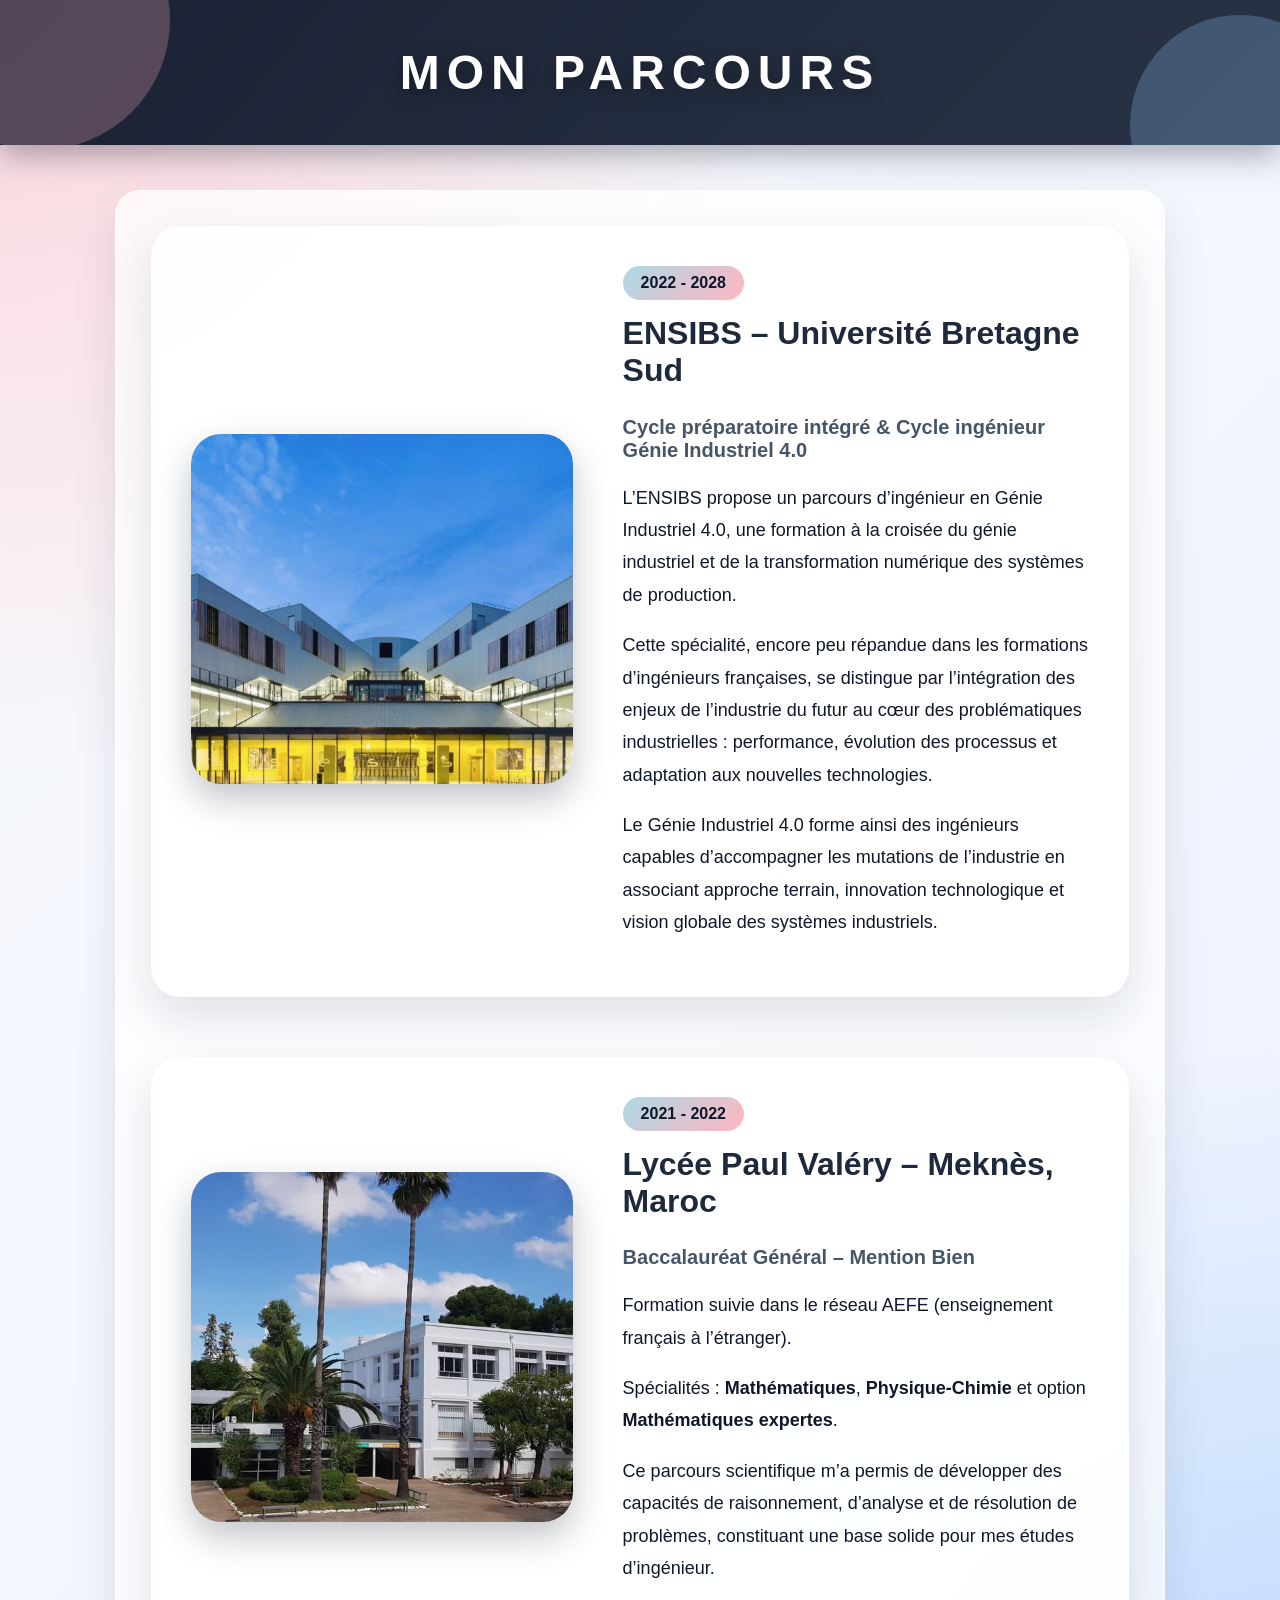
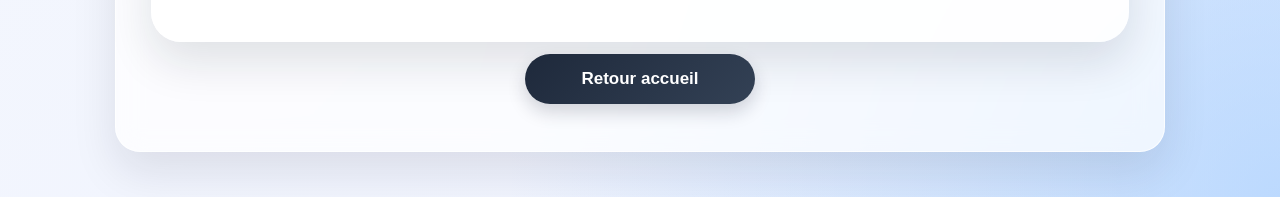
<file: competences.html>
<!DOCTYPE html>
<html lang="fr">

<head>
    <meta charset="UTF-8">
    <title>Mon parcours</title>
    <link rel="stylesheet" href="style.css">

</head>

<body>


<header>

    <h1>MON PARCOURS</h1>

</header>

<div class="container-page">

  <div class="parcours-container">

    <!-- ENSIBS -->

    <section class="parcours-bloc">


        <div class="slider-parcours">

            <img id="ensibs-slider" src="ensibs.jpg" alt="ENSIBS">

        </div>

        <div class="parcours-description">

            <span class="date">
                2022 - 2028
            </span>

            <h2>
                ENSIBS – Université Bretagne Sud
            </h2>

            <h3>
                Cycle préparatoire intégré & Cycle ingénieur Génie Industriel 4.0
            </h3>

          <p>
    L’ENSIBS propose un parcours d’ingénieur en Génie Industriel 4.0,
    une formation à la croisée du génie industriel et de la transformation
    numérique des systèmes de production.
</p>

<p>
    Cette spécialité, encore peu répandue dans les formations d’ingénieurs
    françaises, se distingue par l’intégration des enjeux de l’industrie du
    futur au cœur des problématiques industrielles : performance, évolution
    des processus et adaptation aux nouvelles technologies.
</p>

<p>
    Le Génie Industriel 4.0 forme ainsi des ingénieurs capables d’accompagner
    les mutations de l’industrie en associant approche terrain, innovation
    technologique et vision globale des systèmes industriels.
</p>

        </div>

    </section>



    <!-- LYCEE -->


    <section class="parcours-bloc">


        <div class="slider-parcours">

            <img id="paul-slider" src="paulva.jpg" alt="Lycée Paul Valéry">


        </div>


        <div class="parcours-description">


            <span class="date">
                2021 - 2022
            </span>


            <h2>
                Lycée Paul Valéry – Meknès, Maroc
            </h2>



            <h3>
                Baccalauréat Général – Mention Bien
            </h3>



            <p>
                Formation suivie dans le réseau AEFE
                (enseignement français à l’étranger).
            </p>

            <p>
                Spécialités :
                <strong>Mathématiques</strong>,
                <strong>Physique-Chimie</strong>
                et option
                <strong>Mathématiques expertes</strong>.
            </p>

            <p>
                Ce parcours scientifique m’a permis de développer
                des capacités de raisonnement, d’analyse et de résolution
                de problèmes, constituant une base solide pour mes études
                d’ingénieur.
            </p>

        </div>


    </section>

</div>

    <a href="index0.html" class="button-style">
        Retour accueil
    </a>

</div>
<script src="script.js"></script>
</body>

</html>
</file>
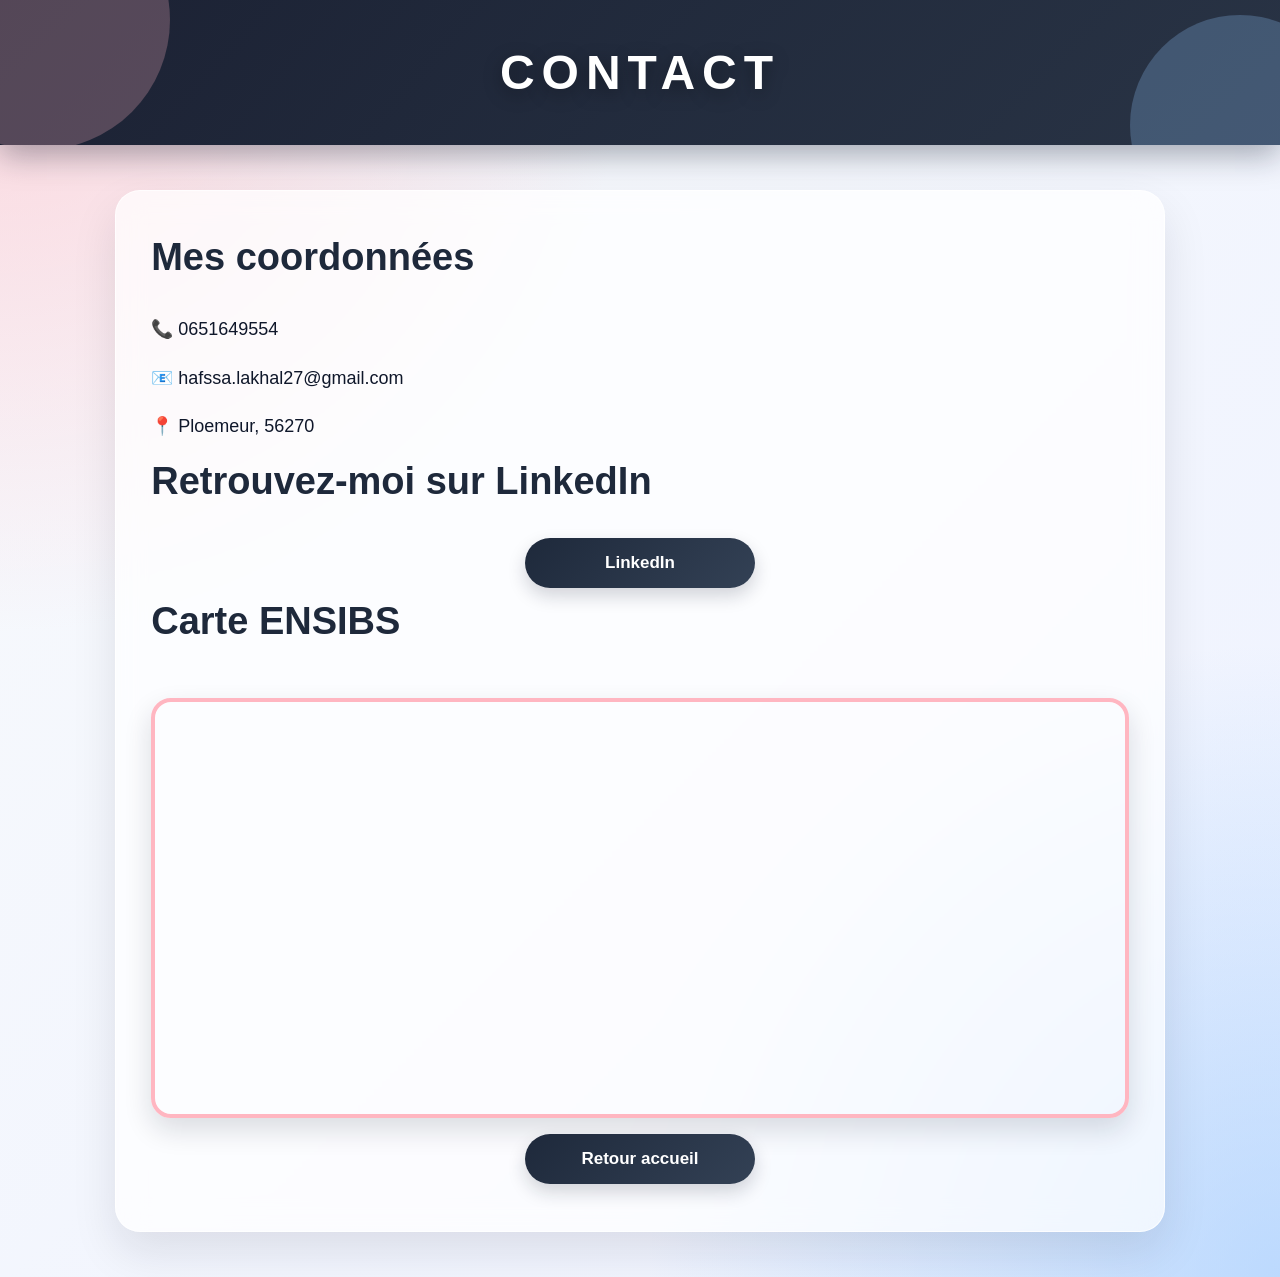
<file: contact.html>
<!DOCTYPE html>
<html lang="fr">
<head>

    <meta charset="UTF-8">

    <title>Contact</title>

    <link rel="stylesheet" href="style.css">

</head>

<body>

<header>

    <h1>CONTACT</h1>

</header>

<div class="container-page">

    <h2>Mes coordonnées</h2>

    <p>📞 0651649554</p>

    <p>📧 hafssa.lakhal27@gmail.com</p>

    <p>📍 Ploemeur, 56270</p>

    <h2>Retrouvez-moi sur LinkedIn</h2>

    <a href="https://www.linkedin.com/in/hafssa-lakhal-2320712a7/"
       target="_blank"
       class="button-style">
        LinkedIn
    </a>

 
    <h2>Carte ENSIBS</h2>

    <iframe src="https://www-ensibs.univ-ubs.fr/fr/index.html"
            class="iframe-style">
    </iframe>

    <a href="index0.html" class="button-style">
        Retour accueil
    </a>

</div>

</body>
</html>
</file>
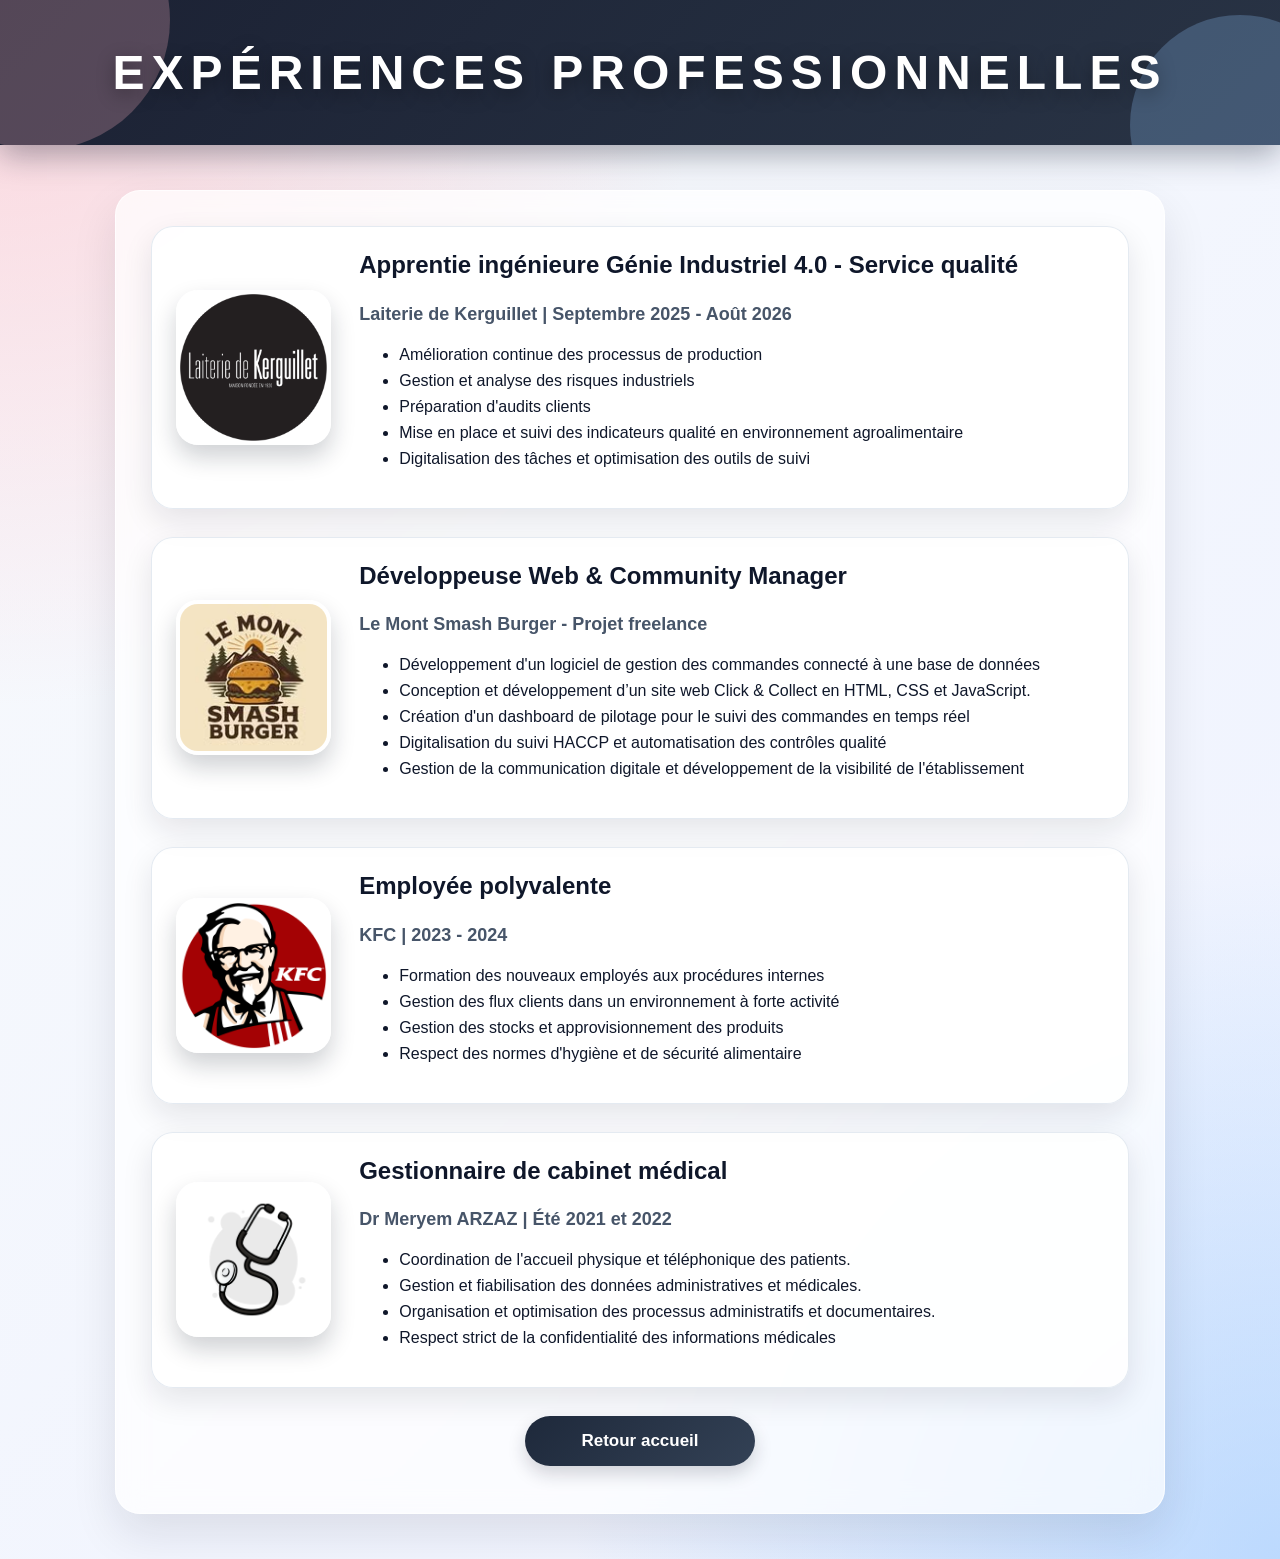
<file: experience.html>
<!DOCTYPE html>
<html lang="fr">
<head>

    <meta charset="UTF-8">

    <title>Expériences</title>

    <link rel="stylesheet" href="style.css">
</head>
<body>
<header>
    <h1>EXPÉRIENCES PROFESSIONNELLES</h1>
</header>

<div class="container-page">

    <!-- Laiterie -->
    <div class="experience-box">

        <img src="ldk.jpg" alt="Laiterie" class="logo-experience">

        <div class="experience-content">

            <h2>Apprentie ingénieure Génie Industriel 4.0 - Service qualité</h2>

            <p><strong>Laiterie de Kerguillet</strong> | Septembre 2025 - Août 2026</p>

            <ul>
                <li>Amélioration continue des processus de production</li>
                <li>Gestion et analyse des risques industriels</li>
                <li>Préparation d'audits clients</li>
                <li>Mise en place et suivi des indicateurs qualité en environnement agroalimentaire</li>
                <li>Digitalisation des tâches et optimisation des outils de suivi</li>
            </ul>
        </div>
    </div>
    <!-- Smash Burger -->
    <div class="experience-box"> 

        <img src="lmsb.jpg" alt="Le Mont Smash Burger" class="logo-experience">

        <div class="experience-content">

            <h2>Développeuse Web & Community Manager</h2>

            <p><strong>Le Mont Smash Burger - Projet freelance</strong></p>

            <ul>
                <li>Développement d'un logiciel de gestion des commandes connecté à une base de données</li>
                <li>Conception et développement d’un site web Click & Collect en HTML, CSS et JavaScript.</li>
                <li>Création d'un dashboard de pilotage pour le suivi des commandes en temps réel</li>
                <li>Digitalisation du suivi HACCP et automatisation des contrôles qualité</li>
                <li>Gestion de la communication digitale et développement de la visibilité de l'établissement</li>
            </ul>

        </div>

    </div>

    <!-- KFC -->
    <div class="experience-box">

        <img src="kfc.jpg" alt="KFC" class="logo-experience">

        <div class="experience-content">

            <h2>Employée polyvalente</h2>

            <p><strong>KFC</strong> | 2023 - 2024</p>

            <ul>
                <li>Formation des nouveaux employés aux procédures internes</li>
                <li>Gestion des flux clients dans un environnement à forte activité</li>
                <li>Gestion des stocks et approvisionnement des produits</li>
                <li>Respect des normes d'hygiène et de sécurité alimentaire</li>
            </ul>

        </div>

    </div>

    <!-- Cabinet  -->
    <div class="experience-box">

        <img src="med.jpg" alt="Cabinet médical" class="logo-experience">

        <div class="experience-content">

            <h2>Gestionnaire de cabinet médical</h2>

            <p><strong>Dr Meryem ARZAZ</strong> | Été 2021 et 2022</p>

            <ul>
                <li>Coordination de l'accueil physique et téléphonique des patients.</li>
<li>Gestion et fiabilisation des données administratives et médicales.</li>
<li>Organisation et optimisation des processus administratifs et documentaires.</li>
                <li>Respect strict de la confidentialité des informations médicales</li>
            </ul>

        </div>

    </div>

    <a href="index0.html" class="button-style">
        Retour accueil
    </a>

</div>

</body>
</html>
</file>
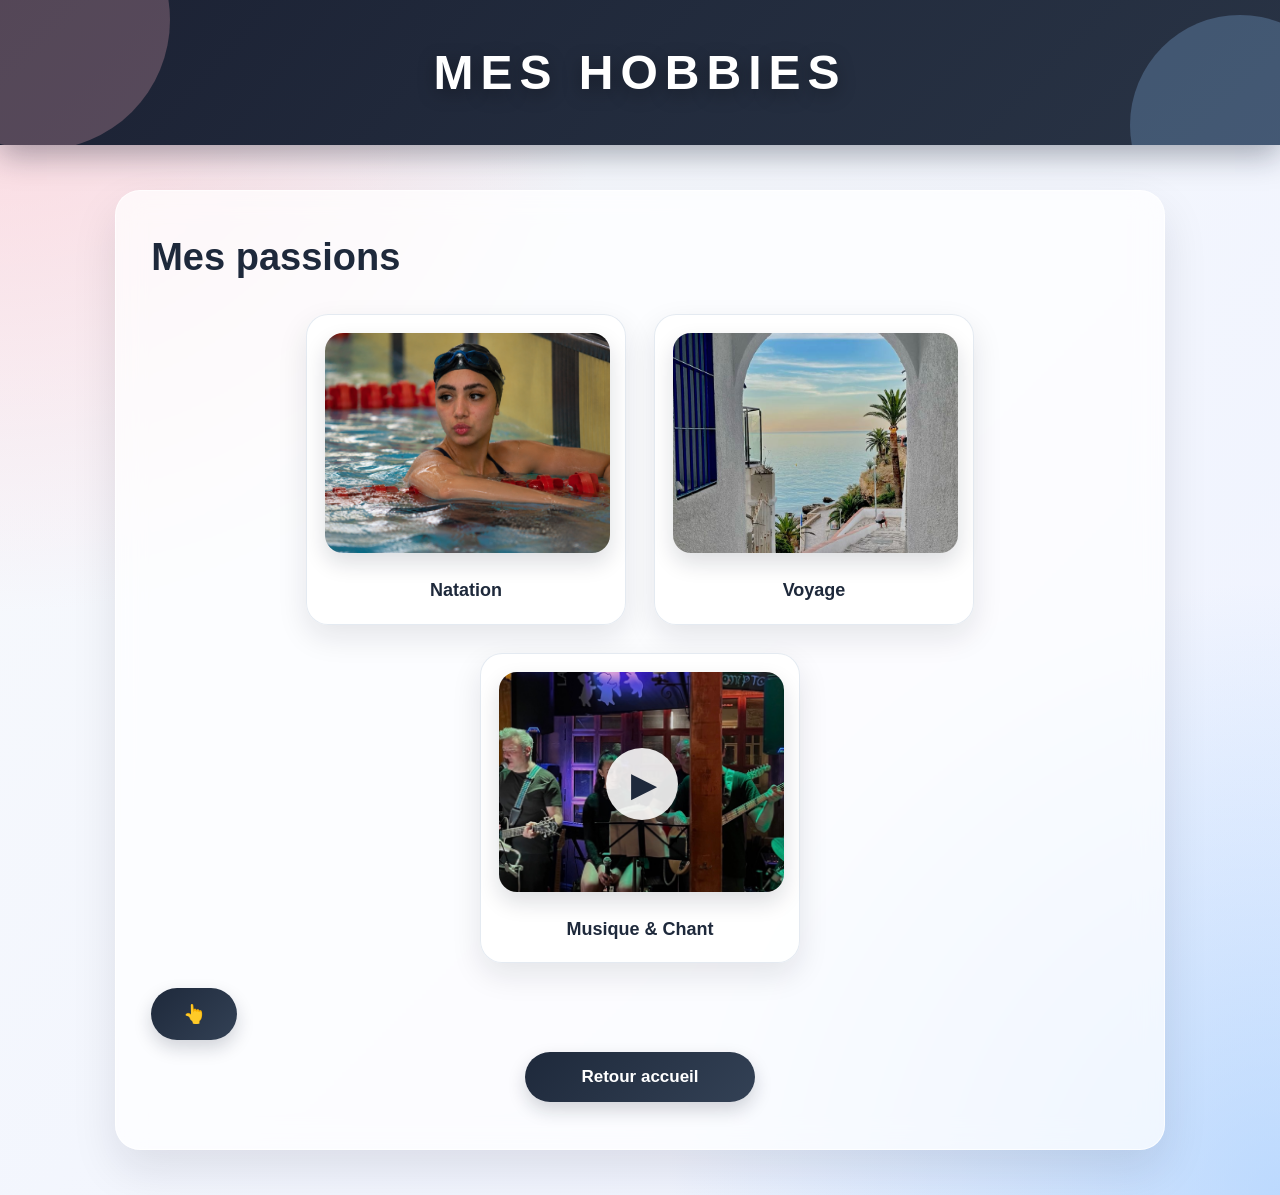
<file: hobbies.html>
<!DOCTYPE html>
<html lang="fr">
<head>

    <meta charset="UTF-8">

    <title>Mes hobbies</title>

    <link rel="stylesheet" href="style.css">

</head>

<body>

<header>

    <h1>MES HOBBIES</h1>

</header>

<div class="container-page">

    <h2>
        Mes passions
    </h2>

    <div class="galerie">

        <div class="bloc-hobby">

            <img src="natation.jpg"
                 alt="Natation"
                 class="image-hobby">

            <p>
                Natation
            </p>

        </div>

        <div class="bloc-hobby">

            <img src="voyage.jpg"
                 alt="Voyage"
                 class="image-hobby">

            <p>
                Voyage
            </p>

        </div>

        <div class="bloc-hobby">

            <div class="video-container" onclick="playVideo()">

                <img src="chant.jpg"
                     alt="Chant et performances"
                     class="image-hobby"
                     id="imgChant">

                <div class="play-icon" id="playIcon">▶</div>

                <video id="videoChant" class="video-hidden" controls>
                    <source src="chant.mp4" type="video/mp4">
                </video>

            </div>

            <p>Musique & Chant</p>

        </div>

    </div>

    <button onclick="ChangerCouleur()">
       👆
    </button>

    <a href="index0.html" class="button-style">
        Retour accueil
    </a>

</div>

<script src="script.js"></script>

</body>
</html>
</file>
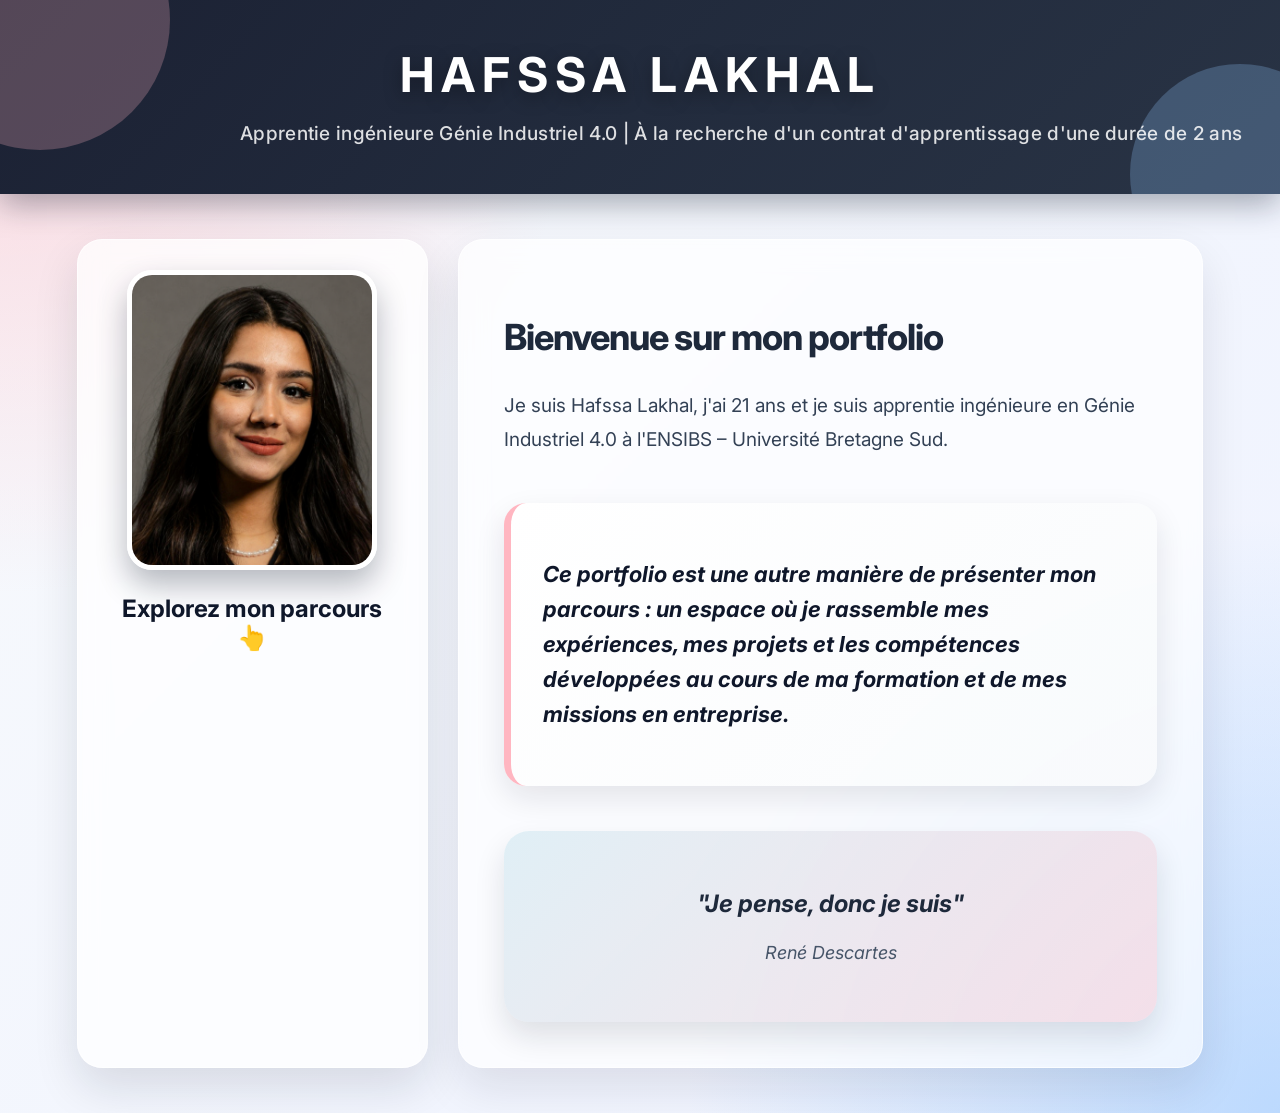
<file: index0.html>
<!DOCTYPE html>
<html lang="fr">
<head>
    <meta charset="UTF-8">
    <meta name="viewport" content="width=device-width, initial-scale=1.0">

    <title>Mon Parcours - Hafssa Lakhal</title>

    <link rel="shortcut icon" href="photohafssa.jpg">
    <link href="https://fonts.googleapis.com/css2?family=Inter:wght@400;500;600;700;800&display=swap" rel="stylesheet">
    <link rel="stylesheet" href="style.css">
</head>

<body>

<header>

    <h1>HAFSSA LAKHAL</h1>

    <p>
        Apprentie ingénieure Génie Industriel 4.0 | À la recherche d'un contrat d'apprentissage d'une durée de 2 ans
    </p>

</header>

<div class="container-principal">

    <!-- SECTION GAUCHE -->

    <div class="left-section">

        <img src="photohafssa.jpg"
             class="photo-profil"
             onclick="AfficherMenu()">

        <h2>
            Explorez mon parcours 👆
        </h2>

        <!-- MENU DÉROULANT -->
        <div id="menu-deroulant">

            <a href="competences.html" class="button-style">
                Parcours
            </a>

            <a href="experience.html" class="button-style">
                Expériences
            </a>
            
            <a href="parcours.html" class="button-style">
                Compétences
            </a>

            <a href="projet.html" class="button-style">
                Projets
            </a>

            <a href="hobbies.html" class="button-style">
                Hobbies
            </a>

            <a href="contact.html" class="button-style">
                Contact
            </a>

        </div>

    </div>
<div class="right-section">

    <h2>Bienvenue sur mon portfolio</h2>

    <p>
        Je suis Hafssa Lakhal, j'ai 21 ans et je suis apprentie ingénieure en Génie Industriel 4.0
        à l'ENSIBS – Université Bretagne Sud.
    </p>
    
    <div class="citation">

        <h3 id="texteJS">
            Ce portfolio est une autre manière de présenter mon parcours :
    un espace où je rassemble mes expériences, mes projets et les compétences
    développées au cours de ma formation et de mes missions en entreprise.
        </h3>
    </div>
    <div class="citations-philo">

    <h3 id="citationJS">
        "Je pense, donc je suis"<br>
        <span>René Descartes</span>
    </h3>

</div>

</div>

</div>
<script src="script.js"></script>

</body>
</html>
</file>
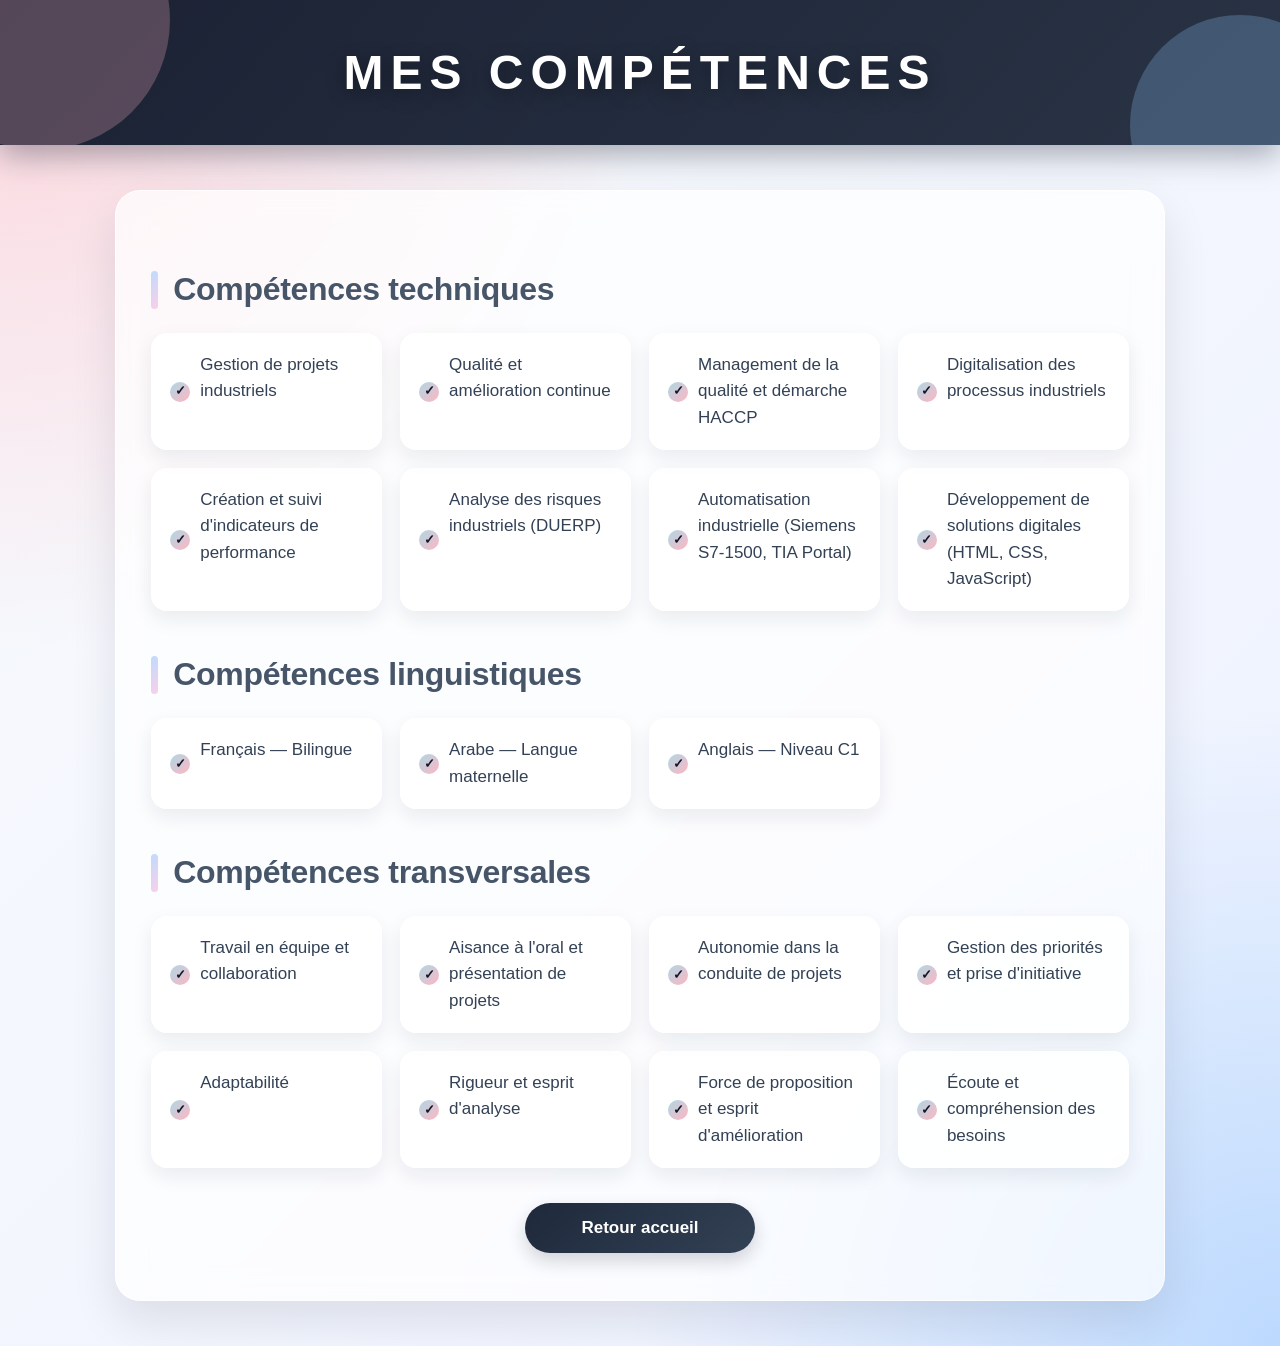
<file: parcours.html>
<!DOCTYPE html>
<html lang="fr">
<head>

    <meta charset="UTF-8">

    <title>Compétences</title>

    <link rel="stylesheet" href="style.css">

</head>

<body>

<header>
    <h1>MES COMPÉTENCES</h1>
</header>


<div class="container-page">

    <!-- COMPETENCES TECHNIQUES -->

    <h3 class="competences-titre">
        Compétences techniques
    </h3>


    <ul class="competences-liste">

        <li>Gestion de projets industriels</li>

        <li>Qualité et amélioration continue</li>

        <li>Management de la qualité et démarche HACCP</li>

        <li>Digitalisation des processus industriels</li>

        <li>Création et suivi d'indicateurs de performance</li>

        <li>Analyse des risques industriels (DUERP)</li>

        <li>Automatisation industrielle (Siemens S7-1500, TIA Portal)</li>

        <li>Développement de solutions digitales (HTML, CSS, JavaScript)</li>

    </ul>



    <!-- LANGUES -->

    <h3 class="competences-titre">
        Compétences linguistiques
    </h3>


    <ul class="competences-liste">

        <li>Français — Bilingue</li>

        <li>Arabe — Langue maternelle</li>

        <li>Anglais — Niveau C1</li>

    </ul>




    <!-- COMPETENCES TRANSVERSALES -->

    <h3 class="competences-titre">
        Compétences transversales
    </h3>


    <ul class="competences-liste">

        <li>Travail en équipe et collaboration</li>

        <li>Aisance à l'oral et présentation de projets</li>

        <li>Autonomie dans la conduite de projets</li>

        <li>Gestion des priorités et prise d'initiative</li>

        <li>Adaptabilité</li>

        <li>Rigueur et esprit d'analyse</li>

        <li>Force de proposition et esprit d'amélioration</li>

        <li>Écoute et compréhension des besoins</li>

    </ul>



    <a href="index0.html" class="button-style">
        Retour accueil
    </a>


</div>


</body>
</html>
</file>
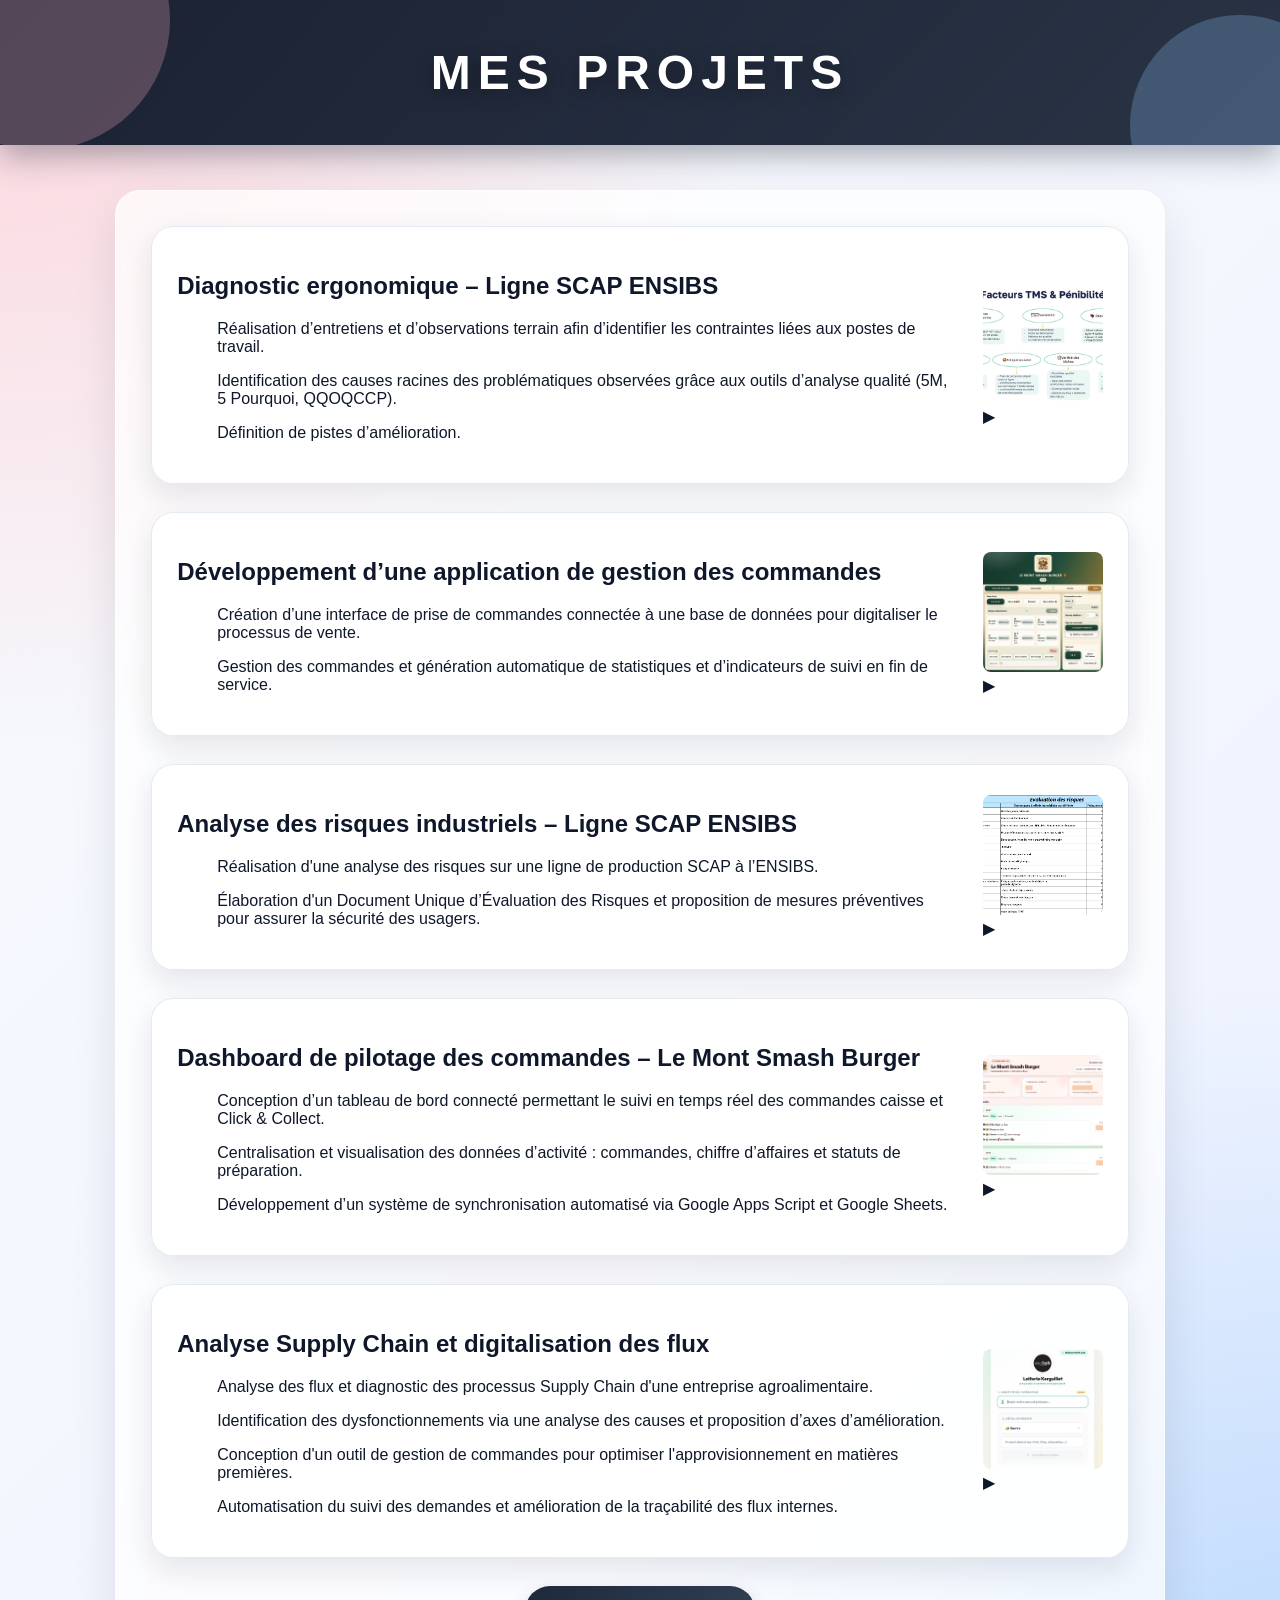
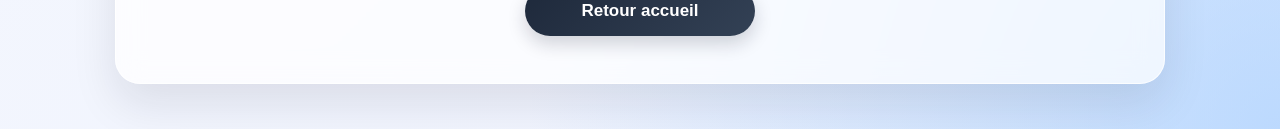
<file: projet.html>
<!DOCTYPE html>
<html lang="fr">
<head>
    <meta charset="UTF-8">
    <title>Projets</title>
    <link rel="stylesheet" href="style.css">
</head>

<body>

<header>
    <h1>MES PROJETS</h1>
</header>

<div class="container-page">

<div class="projet-box">

    <div class="projet-text">
        <h2>Diagnostic ergonomique – Ligne SCAP ENSIBS</h2>

        <ul>
            Réalisation d’entretiens et d’observations terrain afin d’identifier les contraintes liées aux postes de travail.
        </ul>

        <ul>
            Identification des causes racines des problématiques observées grâce aux outils d’analyse qualité (5M, 5 Pourquoi, QQOQCCP).
        </ul>

        <ul>
            Définition de pistes d’amélioration.
        </ul>
    </div>

    <div class="img-wrapper">
        <img src="ergo.jpg" alt="Diagnostic ergonomique" class="projet-img">
        <div class="play-button">▶</div>
    </div>

</div>
   
    <div class="projet-box">
        <div class="projet-text">
            <h2>Développement d’une application de gestion des commandes</h2>

            <ul>
                Création d’une interface de prise de commandes connectée à une base de données pour digitaliser le processus de vente.
            </ul>

            <ul>
                Gestion des commandes et génération automatique de statistiques et d’indicateurs de suivi en fin de service.
            </ul>
        </div>

        <div class="img-wrapper">
            <img src="app.jpg" alt="Application commandes" class="projet-img">
            <div class="play-button">▶</div>
        </div>
    </div>


    <div class="projet-box">
        <div class="projet-text">
            <h2>Analyse des risques industriels – Ligne SCAP ENSIBS</h2>

            <ul>
                Réalisation d'une analyse des risques sur une ligne de production SCAP à l’ENSIBS.
            </ul>

            <ul>
                Élaboration d'un Document Unique d’Évaluation des Risques et proposition de mesures préventives pour assurer la sécurité des usagers.
            </ul>
        </div>

        <div class="img-wrapper">
            <img src="risque.jpg" alt="Analyse risques" class="projet-img">
            <div class="play-button">▶</div>
        </div>
    </div>


    <div class="projet-box">
        <div class="projet-text">
            <h2>Dashboard de pilotage des commandes – Le Mont Smash Burger</h2>

            <ul>
                Conception d’un tableau de bord connecté permettant le suivi en temps réel des commandes caisse et Click & Collect.
            </ul>

            <ul>
                Centralisation et visualisation des données d’activité : commandes, chiffre d’affaires et statuts de préparation.
            </ul>

            <ul>
                Développement d’un système de synchronisation automatisé via Google Apps Script et Google Sheets.
            </ul>
        </div>

        <div class="img-wrapper">
            <img src="dashboard.jpg" alt="Dashboard caisse" class="projet-img">
            <div class="play-button">▶</div>
        </div>
    </div>


    <div class="projet-box">
        <div class="projet-text">
            <h2>Analyse Supply Chain et digitalisation des flux</h2>

            <ul>
                Analyse des flux et diagnostic des processus Supply Chain d'une entreprise agroalimentaire.
            </ul>

            <ul>
                Identification des dysfonctionnements via une analyse des causes et proposition d’axes d’amélioration.
            </ul>

            <ul>
                Conception d'un outil de gestion de commandes pour optimiser l'approvisionnement en matières premières.
            </ul>

            <ul>
                Automatisation du suivi des demandes et amélioration de la traçabilité des flux internes.
            </ul>
        </div>

        <div class="img-wrapper">
            <img src="automate.jpg" alt="Projet Supply chain" class="projet-img">
            <div class="play-button">▶</div>
        </div>
    </div>


    <a href="index0.html" class="button-style">
        Retour accueil
    </a>

</div>


<!-- LIGHTBOX -->

<div id="lightbox" class="lightbox">

    <span class="close">&times;</span>

    <img class="lightbox-content" id="lightbox-img">

</div>


<script>

const lightbox = document.getElementById("lightbox");
const lightboxImg = document.getElementById("lightbox-img");
const images = document.querySelectorAll(".projet-img");
const closeBtn = document.querySelector(".close");


// Ouvrir lightbox au clic

images.forEach(img => {

    img.addEventListener("click", () => {

        lightbox.style.display = "flex";
        lightboxImg.src = img.src;

    });

});


// Fermer avec la croix

closeBtn.addEventListener("click", () => {

    lightbox.style.display = "none";

});


// Fermer en cliquant dehors

lightbox.addEventListener("click", (e) => {

    if (e.target === lightbox) {

        lightbox.style.display = "none";

    }

});

</script>


</body>
</html>
</file>
<file: style.css>
/* ===== GLOBAL ===== */
* {
    box-sizing: border-box;
}

html {
    scroll-behavior: smooth;
}

body {
    margin: 0;
    padding: 0;
    font-family: "Inter", "Segoe UI", sans-serif;
    background:
        radial-gradient(circle at top left, rgba(255,182,193,0.55), transparent 35%),
        radial-gradient(circle at bottom right, rgba(147,197,253,0.55), transparent 35%),
        linear-gradient(135deg, #f8fafc, #eef2ff);
    color: #0f172a;
    min-height: 100vh;
}

/* ===== HEADER ===== */
header {
    background:
        linear-gradient(135deg, rgba(15,23,42,0.95), rgba(30,41,59,0.95));
    color: white;
    text-align: center;
    padding: 45px 25px;
    box-shadow: 0 10px 30px rgba(15,23,42,0.35);
    position: relative;
    overflow: hidden;
}

header::before {
    content: "";
    position: absolute;
    width: 260px;
    height: 260px;
    background: rgba(255,182,193,0.25);
    border-radius: 50%;
    top: -110px;
    left: -90px;
}

header::after {
    content: "";
    position: absolute;
    width: 220px;
    height: 220px;
    background: rgba(147,197,253,0.25);
    border-radius: 50%;
    bottom: -90px;
    right: -70px;
}

header h1,
header p {
    position: relative;
    z-index: 2;
}
header h1 {
    font-size: 48px;
    letter-spacing: 7px;
    margin: 0;
    text-shadow: 0 5px 18px rgba(0,0,0,0.35);
    transition: transform 0.3s ease, letter-spacing 0.3s ease;
}
header p {
    font-size: 19px;
    font-weight: 500;
    letter-spacing: .3px;
    margin: 15px auto 0;
    line-height: 1.6;
    white-space: nowrap;
    color: rgba(255,255,255,.85);
}

header h1 {
    font-size: 48px;
    letter-spacing: 7px;
    margin: 0;
    text-shadow: 0 5px 18px rgba(0,0,0,0.35);
    transition: transform 0.3s ease, letter-spacing 0.3s ease;
}

header h1:hover {
    transform: scale(1.05);
    letter-spacing: 9px;
}

header p {

    font-size:19px;
    font-weight:500;
    letter-spacing:.3px;
    max-width:800px;
    margin:15px auto 0;
    line-height:1.6;

}

/* ===== LAYOUT PRINCIPAL ===== */
.container-principal {
    display: flex;
    width: 88%;
    margin: 45px auto;
    gap: 30px;
}

/* ===== LEFT SECTION ===== */
.left-section {
    width: 32%;
    background: rgba(255,255,255,0.75);
    backdrop-filter: blur(14px);
    padding: 30px;
    text-align: center;
    border-radius: 25px;
    border: 1px solid rgba(255,255,255,0.7);
    box-shadow: 0 20px 45px rgba(15,23,42,0.12);
    transition: transform 0.35s ease, box-shadow 0.35s ease;
}

.left-section:hover {
    transform: translateY(-8px);
    box-shadow: 0 25px 55px rgba(15,23,42,0.18);
}

/* ===== RIGHT SECTION ===== */
.right-section {
    width: 68%;
    padding: 45px;
    background: rgba(255,255,255,0.68);
    backdrop-filter: blur(14px);
    border-radius: 25px;
    border: 1px solid rgba(255,255,255,0.7);
    box-shadow: 0 20px 45px rgba(15,23,42,0.10);
}

.right-section h2 {

    font-size:36px;
    font-weight:750;
    color:#1e293b;
    letter-spacing:-1px;

}

.right-section p {

    font-size:19px;
    line-height:1.8;
    color:#334155;
    font-weight:400;

}

/* ===== PHOTO PROFIL ===== */
.photo-profil {
    width: 250px;
    height: 300px;
    object-fit: cover;
    border-radius: 25px;
    cursor: pointer;
    border: 5px solid white;
    box-shadow: 0 15px 30px rgba(15,23,42,0.30);
    transition: transform 0.4s ease, box-shadow 0.4s ease, filter 0.4s ease;
}

.photo-profil:hover {
    transform: scale(1.06) rotate(1deg);
    box-shadow: 0 20px 45px rgba(15,23,42,0.45);
    filter: brightness(1.08);
}

/* ===== MENU ===== */
#menu-deroulant {
    display: none;
    margin-top: 22px;
    animation: fadeIn 0.45s ease;
}

/* ===== BOUTONS ===== */
.button-style {
    display: block;
    background: linear-gradient(135deg, #1e293b, #334155);
    color: white;
    text-decoration: none;
    padding: 15px;
    margin: 12px auto;
    width: 230px;
    border-radius: 30px;
    font-size: 17px;
    font-weight: bold;
    transition: all 0.3s ease;
    position: relative;
    overflow: hidden;
    box-shadow: 0 8px 18px rgba(15,23,42,0.18);
    text-align: center; /* ajoute ça */
}

.button-style:hover {
    background: linear-gradient(135deg, lightpink, #f9a8d4);
    color: #1e293b;
    transform: translateY(-4px) scale(1.03);
    box-shadow: 0 14px 26px rgba(15,23,42,0.22);
}

.button-style::after {
    content: "";
    position: absolute;
    top: 0;
    left: -110%;
    width: 100%;
    height: 100%;
    background: rgba(255,255,255,0.35);
    transition: left 0.45s;
}

.button-style:hover::after {
    left: 110%;
}

/* ===== PAGE CONTENEUR ===== */
.container-page {
    width: 82%;
    margin: 45px auto;
    padding: 35px;
    background: rgba(255,255,255,0.72);
    backdrop-filter: blur(14px);
    border-radius: 25px;
    border: 1px solid rgba(255,255,255,0.75);
    box-shadow: 0 20px 45px rgba(15,23,42,0.10);
}

/* ===== TITRES GENERAUX DES PAGES ===== */

.container-page > h2 {

    color:#1e293b;
    font-size:38px;
    font-weight:800;
    margin:10px 0 35px;

}
/* ===== COMPÉTENCES ===== */

/* ===== COMPÉTENCES ===== */

.competences-liste{
    list-style:none;
    padding:0;
    margin:20px 0 35px;

    display:grid;
    grid-template-columns:repeat(4, 1fr);

    gap:18px;
}

.competences-liste li{

    background: rgba(255,255,255,.88);
    border: 1px solid rgba(255,255,255,.8);
    border-radius: 16px;

    padding: 18px 14px 18px 48px;

    box-shadow: 0 8px 20px rgba(15,23,42,.08);

    font-size: 17px;
    font-weight: 500;
    line-height: 1.55;
    color: #334155;

    transition: .3s;
    position: relative;

}

.competences-liste li::before{
    content:"✓";
    position:absolute;
    left:18px;
    top:50%;
    transform:translateY(-50%);
    width:20px;
    height:20px;
    border-radius:50%;
    background:linear-gradient(135deg, lightblue, lightpink);
    display:flex;
    align-items:center;
    justify-content:center;
    color:#0f172a;
    font-size:13px;
    font-weight:bold;
}

.competences-liste li:hover{
    transform:translateY(-4px);
    box-shadow:0 12px 25px rgba(15,23,42,.15);
}
/* ===== TABLE ===== */
.tableau {
    width: 100%;
    border-collapse: collapse;
    margin-bottom: 35px;
    border-radius: 18px;
    overflow: hidden;
    box-shadow: 0 12px 28px rgba(15,23,42,0.12);
    background: white;
}

.tableau th,
.tableau td {
    border: 1px solid #e5e7eb;
    padding: 16px;
    text-align: left;
}

.tableau th {
    background: linear-gradient(135deg, lightblue, lightpink);
    color: #0f172a;
}

.tableau tr {
    transition: background 0.25s ease, transform 0.25s ease;
}

.tableau tr:hover {
    background: #f8fafc;
}

/* ===== BOX ===== */
.experience-box,
.projet-box {
    background: rgba(255,255,255,0.88);
    padding: 24px;
    margin-bottom: 28px;
    border-radius: 22px;
    box-shadow: 0 12px 30px rgba(15,23,42,0.10);
    border: 1px solid rgba(226,232,240,0.9);
    transition: transform 0.35s ease, box-shadow 0.35s ease;
}
.experience-content p {
    margin: 5px 0 10px 0;
    font-size: 2px;
    color: #555;
}

.experience-box:hover,
.projet-box:hover {
    transform: translateY(-8px);
    box-shadow: 0 20px 42px rgba(15,23,42,0.16);
}

/* ===== EXPÉRIENCES ===== */
.experience-box {
    display: flex;
    align-items: center;
    gap: 28px;
}

.logo-experience {
    width: 155px;
    height: 155px;
    object-fit: cover;
    border-radius: 22px;
    box-shadow: 0 12px 25px rgba(15,23,42,0.20);
    border: 4px solid white;
    transition: transform 0.35s ease;
}

.logo-experience:hover {
    transform: scale(1.06) rotate(1deg);
}

.experience-content {
    flex: 1;
}

.experience-content h2 {
    margin-top: 0;
    font-size: 24px;
}

.experience-content p {
    font-weight: bold;
    color: #475569;
}

.experience-content li {
    margin-bottom: 8px;
}

/* ===== PROJETS ===== */
.image-projet {
    width: 100%;
    height: 280px;
    object-fit: cover;
    border-radius: 18px;
    transition: transform 0.4s ease, filter 0.4s ease;
    box-shadow: 0 12px 25px rgba(15,23,42,0.14);
}

.image-projet:hover {
    transform: scale(1.02);
    filter: brightness(1.08);
}

.projet-box h2 {
    margin-top: 20px;
}
.projet-box {
    display: flex;
    justify-content: space-between;
    align-items: center;
    gap: 30px;
    background: rgba(255,255,255,0.9);
    padding: 25px;
    margin-bottom: 28px;
    border-radius: 22px;
    box-shadow: 0 12px 30px rgba(15,23,42,0.10);
    border: 1px solid rgba(226,232,240,0.9);
    transition: transform 0.35s ease, box-shadow 0.35s ease;
}

.projet-text {
    flex: 1;
}

.projet-img {
    width: 120px;
    height: 120px;
    object-fit: cover;
    border-radius: 8px;
}
/* LIGHTBOX BACKGROUND */
.lightbox {
    display: none;
    position: fixed;
    z-index: 999;
    left: 0;
    top: 0;
    width: 100%;
    height: 100%;
    background-color: rgba(0,0,0,0.6);
    justify-content: center;
    align-items: center;
}

/* IMAGE AU CENTRE */
.lightbox-content {
    background: white;
    padding: 10px;
    max-width: 80%;
    max-height: 80%;
    border-radius: 8px;
    box-shadow: 0 0 20px rgba(0,0,0,0.5);
}

/* BOUTON FERMER */
.close {
    position: absolute;
    top: 20px;
    right: 30px;
    color: white;
    font-size: 40px;
    cursor: pointer;
}

/* ===== HOBBIES ===== */
.galerie {
    display: flex;
    justify-content: center;
    align-items: flex-start;
    gap: 28px;
    flex-wrap: wrap;
    margin-top: 30px;
}

.bloc-hobby {
    text-align: center;
    width: 320px;
    background: rgba(255,255,255,0.82);
    padding: 18px;
    border-radius: 22px;
    box-shadow: 0 12px 30px rgba(15,23,42,0.10);
    border: 1px solid rgba(226,232,240,0.9);
    transition: transform 0.35s ease, box-shadow 0.35s ease;
}

.bloc-hobby:hover {
    transform: translateY(-8px);
    box-shadow: 0 20px 42px rgba(15,23,42,0.16);
}

.bloc-hobby p {
    font-size: 18px;
    font-weight: bold;
    color: #1e293b;
    margin-bottom: 0;
}

.image-hobby {
    width: 285px;
    height: 220px;
    object-fit: cover;
    border-radius: 18px;
    transition: transform 0.35s ease, filter 0.35s ease;
    box-shadow: 0 10px 22px rgba(15,23,42,0.14);
}

.image-hobby:hover {
    transform: scale(1.04);
    filter: brightness(1.08);
}

/* ===== VIDÉO HOBBY ===== */
.video-container {
    position: relative;
    width: 285px;
    margin: auto;
    cursor: pointer;
}

.video-container .image-hobby,
.video-hidden {
    width: 285px;
    height: 220px;
    border-radius: 18px;
    object-fit: cover;
}

.video-hidden {
    display: none;
    box-shadow: 0 10px 22px rgba(15,23,42,0.14);
}

.play-icon {
    position: absolute;
    top: 50%;
    left: 50%;
    transform: translate(-50%, -50%);
    width: 72px;
    height: 72px;
    background: rgba(255,255,255,0.88);
    border-radius: 50%;
    box-shadow: 0 10px 24px rgba(15,23,42,0.25);
    display: flex;
    justify-content: center;
    align-items: center;
    font-size: 34px;
    color: #1e293b;
    padding-left: 4px;
    transition: 0.3s;
}

.video-container:hover .play-icon {
    background: lightpink;
    transform: translate(-50%, -50%) scale(1.12);
}

/* ===== BUTTON GLOBAL ===== */
button {
    background: linear-gradient(135deg, #1e293b, #334155);
    color: white;
    border: none;
    padding: 15px 32px;
    font-size: 18px;
    margin-top: 25px;
    cursor: pointer;
    border-radius: 30px;
    transition: all 0.3s ease;
    box-shadow: 0 8px 18px rgba(15,23,42,0.18);
}

button:hover {
    background: linear-gradient(135deg, lightpink, #f9a8d4);
    color: #1e293b;
    transform: translateY(-4px) scale(1.03);
    box-shadow: 0 14px 26px rgba(15,23,42,0.22);
}

/* ===== IFRAME ===== */
.iframe-style {
    width: 100%;
    height: 420px;
    border: 4px solid lightpink;
    margin-top: 20px;
    border-radius: 20px;
    box-shadow: 0 12px 28px rgba(15,23,42,0.14);
}

/* ===== CITATION ===== */
/* ===== CITATION ===== */
.citation {
    margin-top: 45px;
    background: linear-gradient(
        135deg,
        rgba(255,255,255,0.85),
        rgba(248,250,252,0.85)
    );
    padding: 32px;
    border-radius: 22px;
    box-shadow: 0 12px 30px rgba(15,23,42,0.10);
    font-style: italic;
    border-left: 7px solid lightpink;
}

.citation h3 {
    font-size: 22px;
    line-height: 1.6;
}

/* ===== CONTACT ===== */
.container-page p {
    font-size: 18px;
    line-height: 1.7;
}

/* ===== ANIMATION ===== */
@keyframes fadeIn {
    from {
        opacity: 0;
        transform: translateY(-12px);
    }

    to {
        opacity: 1;
        transform: translateY(0);
    }
}

/* ===== RESPONSIVE ===== */
@media (max-width: 900px) {
    header h1 {

    font-size: 56px;
    font-weight:800;
    letter-spacing:4px;

    background:linear-gradient(135deg, lightblue, lightpink);

    -webkit-background-clip:text;
    -webkit-text-fill-color:transparent;

    text-shadow:none;

}

    .container-principal {
        flex-direction: column;
        width: 92%;
    }

    .left-section,
    .right-section {
        width: 100%;
    }

    .right-section {
        padding: 30px;
    }

    .container-page {
        width: 92%;
        padding: 25px;
    }

    .galerie {
        flex-direction: column;
        align-items: center;
    }

    .experience-box {
        flex-direction: column;
        text-align: center;
    }

    .photo-profil {
        width: 220px;
        height: 270px;
    }
}
/* ===== CITATIONS PHILOSOPHIQUES ===== */

/* ===== CITATIONS PHILOSOPHIQUES ===== */

.citations-philo {

    margin-top:45px;
    padding:30px;

    background:
    linear-gradient(135deg,
    rgba(173,216,230,0.35),
    rgba(255,182,193,0.35));

    border-radius:25px;

    text-align:center;

    box-shadow:0 15px 30px rgba(15,23,42,0.12);

    font-style:italic;

    min-height:130px;

    display:flex;
    justify-content:center;
    align-items:center;
    transition: opacity 0.5s ease;

}


.citations-philo h3 {

    font-size:24px;
    line-height:1.6;
    color:#1e293b;
    transition:opacity 0.5s ease;

}


.citations-philo span {

    display:block;
    margin-top:15px;

    font-size:18px;

    font-weight:normal;

    color:#475569;

}
/* ===== PARCOURS ===== */


.intro-parcours {
    background: rgba(255,255,255,0.85);
    padding: 25px;
    border-radius: 22px;
    margin-bottom: 45px;
    box-shadow: 0 12px 30px rgba(15,23,42,0.10);
}


.intro-parcours h2 {
    margin-top:0;
}



.intro-parcours p {
    font-size:18px;
    line-height:1.7;
}




.timeline {

    position: relative;
    padding-left:40px;

}



.timeline::before {

    content:"";
    position:absolute;
    left:15px;
    top:0;
    width:4px;
    height:100%;
    background:linear-gradient(lightpink,lightblue);
    border-radius:10px;

}




.parcours-card {


    display:flex;
    align-items:center;
    gap:35px;

    background:rgba(255,255,255,0.9);

    padding:30px;

    margin-bottom:45px;

    border-radius:25px;

    box-shadow:0 15px 35px rgba(15,23,42,0.12);

    border:1px solid rgba(255,255,255,0.8);

    position:relative;

    transition:0.35s;


}



.parcours-card::before {

    content:"";

    position:absolute;

    left:-35px;

    width:18px;

    height:18px;

    border-radius:50%;

    background:linear-gradient(135deg,lightpink,lightblue);

    box-shadow:0 0 0 6px white;


}




.parcours-card:hover {

    transform:translateY(-8px);

    box-shadow:0 25px 45px rgba(15,23,42,0.18);

}





.parcours-image img {


    width:180px;

    height:180px;

    object-fit:cover;

    border-radius:22px;

    border:5px solid white;

    box-shadow:0 10px 25px rgba(15,23,42,0.2);


}




.parcours-content {

    flex:1;

}



.parcours-content h2 {

    margin-top:10px;

    font-size:28px;

    color:#1e293b;

}



.parcours-content h3 {

    color:#475569;

}



.date {


    display:inline-block;

    background:linear-gradient(135deg,lightblue,lightpink);

    padding:8px 18px;

    border-radius:20px;

    font-weight:bold;

    color:#0f172a;

}



.parcours-content p {

    font-size:17px;

    line-height:1.7;

}




@media(max-width:900px){


.parcours-card{

    flex-direction:column;

    text-align:center;

}


.timeline{

    padding-left:20px;

}


.parcours-image img{

    width:150px;
    height:150px;

}


}
/* ===== NOUVEAU PARCOURS STYLE ===== */


.parcours-container{

    display:flex;
    flex-direction:column;
    gap:60px;

}



.parcours-bloc{

    display:flex;
    align-items:center;
    gap:50px;

    background:rgba(255,255,255,0.88);

    padding:40px;

    border-radius:30px;

    box-shadow:0 20px 45px rgba(15,23,42,.12);

    transition:.35s;

}



.parcours-bloc:hover{

    transform:translateY(-8px);

    box-shadow:0 30px 55px rgba(15,23,42,.18);

}



.slider-parcours{

    width:45%;

}



.slider-parcours img{


    width:100%;

    height:350px;

    object-fit:cover;

    border-radius:30px;

    box-shadow:0 15px 35px rgba(15,23,42,.25);

}



.parcours-description{

    width:55%;

}



.parcours-description h2{

    font-size:32px;

    margin-top:15px;

    color:#1e293b;

}



.parcours-description h3{

    color:#475569;

    font-size:20px;

}



.parcours-description p{

    font-size:18px;

    line-height:1.8;

}




/* animation changement image */

.fade-image{

    animation:changeImage .8s ease;

}


@keyframes changeImage{

    from{

        opacity:.3;

        transform:scale(.97);

    }


    to{

        opacity:1;

        transform:scale(1);

    }

}




@media(max-width:900px){


.parcours-bloc{

    flex-direction:column;

}


.slider-parcours,
.parcours-description{

    width:100%;

}


}
/* ===== TITRES COMPETENCES ===== */

/* ===== SOUS TITRES COMPETENCES ===== */

/* ===== TITRES DES CATÉGORIES COMPÉTENCES ===== */

.competences-titre {

    position: relative;

    font-size: 32px;

    color: #475569;

    margin: 45px 0 25px;

    padding-left: 22px;

    font-weight: 800;

    letter-spacing: -0.3px;

}

/* Barre décorative à gauche */

.competences-titre::before {

    content:"";
    position:absolute;
    left:0;
    top:50%;
    transform:translateY(-50%);

    width:7px;
    height:38px;

    border-radius:10px;
    background:linear-gradient(135deg,#bfdbfe,#fbcfe8);

}
@media(max-width:1100px){

    .competences-liste{
        grid-template-columns:repeat(2,1fr);
    }

}


@media(max-width:600px){

    .competences-liste{
        grid-template-columns:1fr;
    }

}
/* ===== GRANDS TITRES ===== */

.titre-section {

    font-size:38px;

    font-weight:800;

    color:#1e293b;

    margin-bottom:35px;

    position:relative;

    padding-left:20px;

}


.titre-section::before {

    content:"";

    position:absolute;

    left:0;

    top:5px;

    width:8px;

    height:45px;

    border-radius:10px;

    background:linear-gradient(135deg, lightblue, lightpink);

}
</file>
